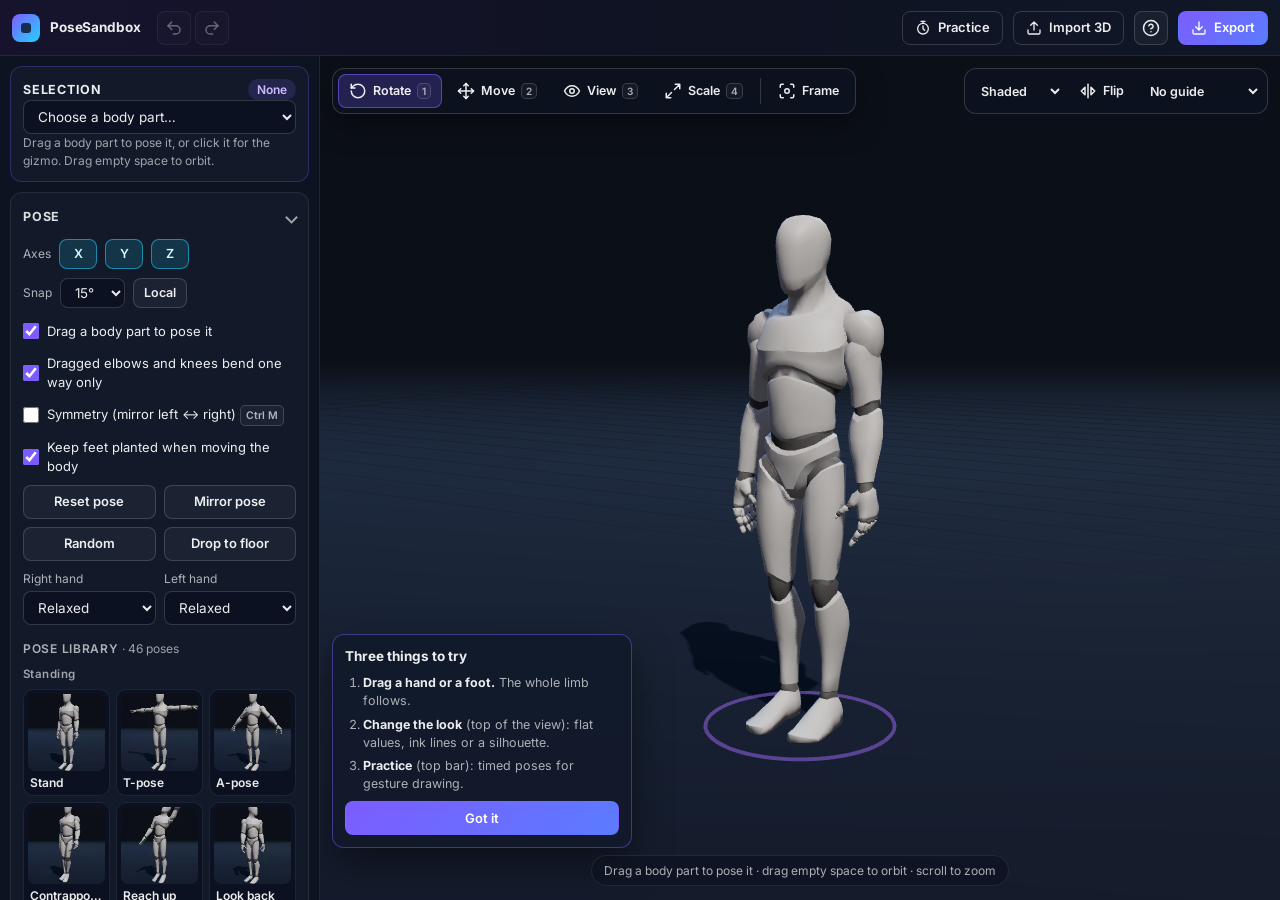
<file: app.html>
<!DOCTYPE html>
<html lang="en">
<head>
  <meta charset="UTF-8" />
  <meta name="viewport" content="width=device-width,initial-scale=1.0,viewport-fit=cover" />
  <meta name="description" content="PoseSandbox editor: pose an artist's mannequin in 3D, add props and lights, export clean PNG references." />
  <meta name="theme-color" content="#0b0f17" />
  <link rel="canonical" href="https://semo-el.github.io/PoseSandbox-V2/app.html" />
  <link rel="icon" type="image/svg+xml" href="./assets/favicon.svg" />
  <link rel="icon" type="image/png" sizes="48x48" href="./favicon.png" />
  <link rel="manifest" href="./site.webmanifest" />
  <title>PoseSandbox — Editor</title>
  <link rel="preconnect" href="https://fonts.googleapis.com" />
  <link rel="preconnect" href="https://fonts.gstatic.com" crossorigin />
  <link href="https://fonts.googleapis.com/css2?family=Inter:wght@400;500;600;700&display=swap" rel="stylesheet" />
  <link rel="stylesheet" href="./styles.css" />
  <script type="importmap">
    { "imports": { "three": "./vendor/three/three.module.js", "three/addons/": "./vendor/three/addons/" } }
  </script>
</head>
<body>
  <!-- icons: Lucide-style outlines, one family -->
  <svg width="0" height="0" style="position:absolute" aria-hidden="true">
    <defs>
      <symbol id="i-undo" viewBox="0 0 24 24"><path d="M9 14 4 9l5-5"/><path d="M4 9h10.5a5.5 5.5 0 0 1 0 11H11"/></symbol>
      <symbol id="i-redo" viewBox="0 0 24 24"><path d="m15 14 5-5-5-5"/><path d="M20 9H9.5a5.5 5.5 0 0 0 0 11H13"/></symbol>
      <symbol id="i-rotate" viewBox="0 0 24 24"><path d="M3 12a9 9 0 1 0 9-9 9.75 9.75 0 0 0-6.74 2.74L3 8"/><path d="M3 3v5h5"/></symbol>
      <symbol id="i-move" viewBox="0 0 24 24"><path d="M12 2v20M2 12h20"/><path d="m5 9-3 3 3 3M9 5l3-3 3 3M15 19l-3 3-3-3M19 9l3 3-3 3"/></symbol>
      <symbol id="i-scale" viewBox="0 0 24 24"><path d="M15 3h6v6M9 21H3v-6M21 3l-7 7M3 21l7-7"/></symbol>
      <symbol id="i-eye" viewBox="0 0 24 24"><path d="M2 12s3.5-7 10-7 10 7 10 7-3.5 7-10 7S2 12 2 12z"/><circle cx="12" cy="12" r="3"/></symbol>
      <symbol id="i-focus" viewBox="0 0 24 24"><path d="M3 7V5a2 2 0 0 1 2-2h2M17 3h2a2 2 0 0 1 2 2v2M21 17v2a2 2 0 0 1-2 2h-2M7 21H5a2 2 0 0 1-2-2v-2"/><circle cx="12" cy="12" r="3"/></symbol>
      <symbol id="i-download" viewBox="0 0 24 24"><path d="M21 15v4a2 2 0 0 1-2 2H5a2 2 0 0 1-2-2v-4"/><path d="m7 10 5 5 5-5M12 15V3"/></symbol>
      <symbol id="i-upload" viewBox="0 0 24 24"><path d="M21 15v4a2 2 0 0 1-2 2H5a2 2 0 0 1-2-2v-4"/><path d="m17 8-5-5-5 5M12 3v12"/></symbol>
      <symbol id="i-help" viewBox="0 0 24 24"><circle cx="12" cy="12" r="10"/><path d="M9.1 9a3 3 0 0 1 5.8 1c0 2-3 3-3 3M12 17h.01"/></symbol>
      <symbol id="i-bulb" viewBox="0 0 24 24"><path d="M9 18h6M10 22h4"/><path d="M12 2a7 7 0 0 0-4 12.7c.6.5 1 1.3 1 2.3h6c0-1 .4-1.8 1-2.3A7 7 0 0 0 12 2z"/></symbol>
      <symbol id="i-spot" viewBox="0 0 24 24"><path d="M9 3h6v4l3 7H6l3-7z"/><path d="M8 18l-2 3M16 18l2 3M12 18v3"/></symbol>
      <symbol id="i-trash" viewBox="0 0 24 24"><path d="M3 6h18M8 6V4h8v2M19 6l-1 14H6L5 6"/></symbol>
      <symbol id="i-copy" viewBox="0 0 24 24"><rect x="9" y="9" width="13" height="13" rx="2"/><path d="M5 15H4a2 2 0 0 1-2-2V4a2 2 0 0 1 2-2h9a2 2 0 0 1 2 2v1"/></symbol>
      <symbol id="i-x" viewBox="0 0 24 24"><path d="M18 6 6 18M6 6l12 12"/></symbol>
      <symbol id="i-flip" viewBox="0 0 24 24"><path d="M12 3v18"/><path d="M8 7 3 12l5 5V7zM16 7l5 5-5 5V7z"/></symbol>
      <symbol id="i-timer" viewBox="0 0 24 24"><circle cx="12" cy="13" r="8"/><path d="M12 9v4l2.5 2.5M9 2h6M12 2v3"/></symbol>
      <symbol id="i-pause" viewBox="0 0 24 24"><path d="M9 5v14M15 5v14"/></symbol>
      <symbol id="i-next" viewBox="0 0 24 24"><path d="m6 5 9 7-9 7zM18 5v14"/></symbol>
      <symbol id="i-prev" viewBox="0 0 24 24"><path d="m18 5-9 7 9 7zM6 5v14"/></symbol>
      <symbol id="i-link" viewBox="0 0 24 24"><path d="M10 13a5 5 0 0 0 7.5.5l3-3a5 5 0 0 0-7-7l-1.7 1.7"/><path d="M14 11a5 5 0 0 0-7.5-.5l-3 3a5 5 0 0 0 7 7l1.7-1.7"/></symbol>
      <symbol id="i-sliders" viewBox="0 0 24 24"><path d="M4 21v-7M4 10V3M12 21v-9M12 8V3M20 21v-5M20 12V3M1 14h6M9 8h6M17 16h6"/></symbol>
    </defs>
  </svg>

  <header class="topbar">
    <a class="brand" href="./index.html" aria-label="PoseSandbox home"><span class="brand__mark" aria-hidden="true"></span><span class="brand__title">PoseSandbox</span></a>
    <div class="group" role="group" aria-label="History">
      <button class="iconbtn" id="btnUndo" type="button" aria-label="Undo" title="Undo (Ctrl+Z)" disabled><svg><use href="#i-undo"/></svg></button>
      <button class="iconbtn" id="btnRedo" type="button" aria-label="Redo" title="Redo (Ctrl+Shift+Z)" disabled><svg><use href="#i-redo"/></svg></button>
    </div>
    <div class="spacer"></div>
    <button class="btn btn--ghost" id="btnPractice" type="button" title="Timed gesture practice"><svg><use href="#i-timer"/></svg><span class="lbl">Practice</span></button>
    <button class="btn btn--ghost" id="btnImport3D" type="button" title="Import a .glb or .gltf model"><svg><use href="#i-upload"/></svg><span class="lbl">Import 3D</span></button>
    <button class="iconbtn" id="btnHelp" type="button" aria-label="Help and shortcuts" title="Help (?)"><svg><use href="#i-help"/></svg></button>
    <button class="btn btn--primary" id="btnExport" type="button" title="Export PNG (Ctrl+E)"><svg><use href="#i-download"/></svg><span class="lbl">Export</span></button>
    <input id="fileModel" type="file" accept=".glb,.gltf" hidden />
  </header>

  <main class="layout">
    <aside class="panel" id="panel" aria-label="Tools">
      <button class="panel__handle" id="btnPanel" type="button" aria-expanded="false" aria-controls="panelBody"><svg><use href="#i-sliders"/></svg><span id="panelHandleText">Tools</span></button>
      <div class="panel__body" id="panelBody">

        <section class="card inspector" aria-labelledby="inspTitle">
          <div class="row row--between">
            <h2 class="card__title" id="inspTitle">Selection</h2>
            <span class="badge" id="selKind">None</span>
          </div>
          <label class="sr-only" for="jointSelect">Body part</label>
          <select id="jointSelect" class="select"></select>
          <p class="hint" id="selHint">Drag a body part to pose it, or click it for the gizmo. Drag empty space to orbit.</p>
          <div id="inspJoint" class="stack" hidden>
            <div class="row"><button class="btn" id="btnResetPart" type="button">Reset part</button><button class="btn" id="btnFocus" type="button">Focus <kbd>F</kbd></button></div>
          </div>
          <div id="inspItem" class="stack" hidden>
            <div class="row" id="propColorRow"><label class="label" for="propColor">Colour</label><input id="propColor" type="color" /></div>
            <div class="row"><button class="btn" id="btnDuplicate" type="button"><svg><use href="#i-copy"/></svg>Duplicate</button><button class="btn btn--danger" id="btnDelete" type="button"><svg><use href="#i-trash"/></svg>Delete</button></div>
            <button class="btn btn--link" id="btnLightSettings" type="button" hidden>Light settings ↓</button>
          </div>
        </section>

        <details class="card" data-key="pose" open>
          <summary>Pose</summary>
          <div class="stack">
            <div class="row" role="group" aria-label="Axis lock">
              <span class="label">Axes</span>
              <button class="chip is-on" data-axis="x" type="button" aria-pressed="true">X</button>
              <button class="chip is-on" data-axis="y" type="button" aria-pressed="true">Y</button>
              <button class="chip is-on" data-axis="z" type="button" aria-pressed="true">Z</button>
            </div>
            <div class="row">
              <label class="label" for="rotateSnap">Snap</label>
              <select id="rotateSnap" class="select select--sm"><option value="0">Off</option><option value="5">5°</option><option value="10">10°</option><option value="15" selected>15°</option><option value="45">45°</option></select>
              <button class="chip" id="btnSpace" type="button" aria-pressed="false" title="Gizmo axes follow the part (Local) or the world">Local</button>
            </div>
            <label class="toggle"><input type="checkbox" id="togGrab" checked /><span>Drag a body part to pose it</span></label>
            <label class="toggle"><input type="checkbox" id="togLimits" checked /><span>Dragged elbows and knees bend one way only</span></label>
            <label class="toggle"><input type="checkbox" id="togSym" /><span>Symmetry (mirror left ↔ right) <kbd>Ctrl M</kbd></span></label>
            <label class="toggle"><input type="checkbox" id="togPin" checked /><span>Keep feet planted when moving the body</span></label>
            <div class="grid2">
              <button class="btn" id="btnResetPose" type="button">Reset pose</button>
              <button class="btn" id="btnMirror" type="button">Mirror pose</button>
              <button class="btn" id="btnRandom" type="button">Random</button>
              <button class="btn" id="btnGround" type="button">Drop to floor</button>
            </div>
            <div class="grid2">
              <label class="field"><span class="label">Right hand</span><select id="handR" class="select" data-side="l"></select></label>
              <label class="field"><span class="label">Left hand</span><select id="handL" class="select" data-side="r"></select></label>
            </div>
            <h3 class="sub">Pose library <span class="count" id="presetCount"></span></h3>
            <div class="tiles" id="presetGrid" aria-label="Pose library"></div>
          </div>
        </details>

        <details class="card" data-key="figure">
          <summary>Figure &amp; scene</summary>
          <div class="stack">
            <div class="grid2">
              <label class="field"><span class="label">Build</span><select id="figBuild" class="select"></select></label>
              <label class="field"><span class="label">Material</span><select id="figSkin" class="select"></select></label>
            </div>
            <label class="field"><span class="label">Proportions</span><select id="figProp" class="select"></select></label>
            <details class="more">
              <summary>Adjust proportions</summary>
              <div class="stack stack--tight">
                <label class="slider"><span class="label">Head</span><input type="range" id="pr_head" min="0.7" max="2" step="0.01" /><output></output></label>
                <label class="slider"><span class="label">Torso</span><input type="range" id="pr_torso" min="0.6" max="1.3" step="0.01" /><output></output></label>
                <label class="slider"><span class="label">Arms</span><input type="range" id="pr_arms" min="0.5" max="1.3" step="0.01" /><output></output></label>
                <label class="slider"><span class="label">Legs</span><input type="range" id="pr_legs" min="0.45" max="1.35" step="0.01" /><output></output></label>
                <label class="slider"><span class="label">Bulk</span><input type="range" id="pr_bulk" min="0.7" max="1.5" step="0.01" /><output></output></label>
              </div>
            </details>
            <p class="hint" id="figCount">One figure</p>
            <div class="grid2"><button class="btn" id="btnAddFigure" type="button">Add figure</button><button class="btn btn--danger" id="btnRemoveFigure" type="button" disabled>Remove figure</button></div>
            <label class="field"><span class="label">Background</span><select id="bgTone" class="select"></select></label>
            <div class="grid2">
              <label class="toggle"><input type="checkbox" id="togGrid" checked /><span>Grid</span></label>
              <label class="toggle"><input type="checkbox" id="togFloor" checked /><span>Floor</span></label>
              <label class="toggle"><input type="checkbox" id="togHighlight" checked /><span>Highlight</span></label>
              <label class="toggle"><input type="checkbox" id="togAxes" /><span>Axes</span></label>
            </div>
            <label class="toggle"><input type="checkbox" id="togPerf" /><span>Show render stats</span></label>
          </div>
        </details>

        <details class="card" data-key="props">
          <summary>Props</summary>
          <div class="stack">
            <div class="grid3" id="propButtons"></div>
            <div class="grid2"><button class="btn" id="btnScatter" type="button">Scatter 5</button><button class="btn btn--danger" id="btnClearProps" type="button">Remove all</button></div>
          </div>
        </details>

        <details class="card" data-key="lighting" id="lightingSection">
          <summary>Lighting</summary>
          <div class="stack">
            <div class="grid2">
              <label class="field"><span class="label">Studio preset</span><select id="lightPreset" class="select"><optgroup label="Studio"><option value="studio">Studio</option><option value="flat">Flat</option><option value="moody">Moody</option><option value="rim">Rim</option><option value="sunset">Sunset</option></optgroup><optgroup label="Portrait patterns"><option value="rembrandt">Rembrandt</option><option value="loop">Loop</option><option value="butterfly">Butterfly</option><option value="split">Split</option><option value="backlit">Backlit</option><option value="under">From below</option><option value="noon">High noon</option></optgroup></select></label>
              <label class="field"><span class="label">Key from</span><select id="keyDir" class="select"><option value="front_right">Front right</option><option value="front_left">Front left</option><option value="front">Front</option><option value="left">Side left</option><option value="right">Side right</option><option value="top">Top</option><option value="back_right">Back right</option><option value="back_left">Back left</option><option value="high_side">High side</option><option value="back">Behind</option><option value="below">Below</option></select></label>
            </div>
            <div id="studioRows" class="stack stack--tight"></div>

            <h3 class="sub">Your lights</h3>
            <div class="grid2">
              <button class="btn" id="btnAddPoint" type="button"><svg><use href="#i-bulb"/></svg>Add point light</button>
              <button class="btn" id="btnAddSpot" type="button"><svg><use href="#i-spot"/></svg>Add spot light</button>
            </div>
            <ul class="list" id="lightList" aria-label="Your lights"></ul>
            <div id="lightEditor" class="stack editor" hidden>
              <div class="row row--between"><strong id="leTitle">Light</strong><span class="hint">Move <kbd>2</kbd> places it · Rotate <kbd>1</kbd> aims a spot</span></div>
              <div class="row"><label class="label" for="leColor">Colour</label><input type="color" id="leColor" /></div>
              <label class="slider"><span class="label">Brightness</span><input type="range" id="leIntensity" min="0" max="80" step="0.5" /><output id="leIntensityOut"></output></label>
              <label class="slider"><span class="label">Range</span><input type="range" id="leRange" min="0" max="20" step="0.1" /><output id="leRangeOut"></output></label>
              <label class="slider" data-spot><span class="label">Cone</span><input type="range" id="leAngle" min="3" max="85" step="1" /><output id="leAngleOut"></output></label>
              <label class="slider" data-spot><span class="label">Softness</span><input type="range" id="lePenumbra" min="0" max="1" step="0.01" /><output id="lePenumbraOut"></output></label>
              <div class="grid2">
                <label class="toggle"><input type="checkbox" id="leShadow" /><span>Cast shadows</span></label>
                <label class="toggle"><input type="checkbox" id="leBulb" /><span>Show bulb</span></label>
              </div>
              <div class="grid2"><button class="btn" id="leAim" type="button">Aim at figure</button><button class="btn btn--danger" id="leDelete" type="button"><svg><use href="#i-trash"/></svg>Delete light</button></div>
            </div>
          </div>
        </details>

        <details class="card" data-key="camera">
          <summary>Camera</summary>
          <div class="stack">
            <label class="slider"><span class="label">Lens</span><input type="range" id="lens" min="18" max="135" step="1" value="35" /><output id="lensOut">35 mm</output></label>
            <div class="grid3" id="viewButtons">
              <button class="btn" data-view="front" type="button">Front</button><button class="btn" data-view="left" type="button">Left</button><button class="btn" data-view="right" type="button">Right</button>
              <button class="btn" data-view="back" type="button">Back</button><button class="btn" data-view="top" type="button">Top</button><button class="btn" data-view="threequarter" type="button">¾ view</button>
            </div>
            <button class="btn" id="btnFrame" type="button">Frame the figure</button>
          </div>
        </details>

        <details class="card" data-key="reference">
          <summary>Reference image</summary>
          <div class="stack">
            <p class="hint">Pin a photo or sketch to the camera and match the pose to it. You can also drop an image on the view.</p>
            <div class="grid2"><button class="btn" id="btnRefLoad" type="button">Load image</button><button class="btn" id="btnRefClear" type="button">Clear</button></div>
            <input id="fileRef" type="file" accept="image/*" hidden />
            <div class="grid2">
              <label class="toggle"><input type="checkbox" id="refShow" /><span>Show</span></label>
              <label class="toggle"><input type="checkbox" id="refBehind" /><span>Behind figure</span></label>
              <label class="toggle"><input type="checkbox" id="refFlip" /><span>Flip</span></label>
            </div>
            <label class="slider"><span class="label">Opacity</span><input type="range" id="refOpacity" min="0.05" max="1" step="0.01" /><output></output></label>
            <label class="slider"><span class="label">Size</span><input type="range" id="refSize" min="0.1" max="1.6" step="0.01" /><output></output></label>
            <label class="slider"><span class="label">Offset X</span><input type="range" id="refOffsetX" min="-1" max="1" step="0.01" /><output></output></label>
            <label class="slider"><span class="label">Offset Y</span><input type="range" id="refOffsetY" min="-0.6" max="0.6" step="0.01" /><output></output></label>
          </div>
        </details>

        <details class="card" data-key="gallery">
          <summary>Saved poses</summary>
          <div class="stack">
            <label class="field"><span class="label">Notes (saved with the pose)</span><textarea id="poseNotes" class="textarea" rows="2" placeholder="e.g. hero pose, low angle"></textarea></label>
            <button class="btn btn--primary" id="btnSaveGallery" type="button">Save to gallery <kbd>Ctrl S</kbd></button>
            <div class="grid2"><button class="btn" id="btnSaveFile" type="button">Save file (.json)</button><button class="btn" id="btnOpenFile" type="button">Open files</button></div>
            <button class="btn" id="btnShare" type="button" title="The whole scene, packed into a link"><svg><use href="#i-link"/></svg>Copy a link to this scene</button>
            <input id="filePose" type="file" accept=".json,application/json" multiple hidden />
            <div class="tiles" id="poseGallery" aria-label="Saved poses"></div>
            <div class="grid3"><button class="btn" id="btnRename" type="button">Rename</button><button class="btn" id="btnDeletePose" type="button">Delete</button><button class="btn" id="btnExportGallery" type="button">Export all</button></div>
            <button class="btn btn--danger" id="btnClearGallery" type="button">Delete all saved poses</button>
          </div>
        </details>
      </div>
    </aside>

    <section class="viewport" id="viewport" aria-label="3D view">
      <canvas id="c" aria-label="3D posing view"></canvas>
      <div class="vbar" role="toolbar" aria-label="Tools">
        <button class="vbtn is-on" data-mode="rotate" type="button" aria-pressed="true" title="Rotate (1)"><svg><use href="#i-rotate"/></svg><span>Rotate</span><kbd>1</kbd></button>
        <button class="vbtn" data-mode="move" type="button" aria-pressed="false" title="Move (2) — drag a hand or foot and the limb follows"><svg><use href="#i-move"/></svg><span>Move</span><kbd>2</kbd></button>
        <button class="vbtn" data-mode="view" type="button" aria-pressed="false" title="View only (3) — no gizmo"><svg><use href="#i-eye"/></svg><span>View</span><kbd>3</kbd></button>
        <button class="vbtn" data-mode="scale" type="button" aria-pressed="false" title="Scale (4)"><svg><use href="#i-scale"/></svg><span>Scale</span><kbd>4</kbd></button>
        <span class="vsep" aria-hidden="true"></span>
        <button class="vbtn" id="btnFocusBar" type="button" title="Frame selection (F)"><svg><use href="#i-focus"/></svg><span>Frame</span></button>
      </div>
      <div class="vopts" role="group" aria-label="Picture">
        <label class="sr-only" for="lookSelect">Look</label>
        <select id="lookSelect" class="select select--sm" title="How the picture is drawn (L)"></select>
        <button class="vbtn" id="btnFlip" type="button" aria-pressed="false" title="Flip the view left ↔ right (H)"><svg><use href="#i-flip"/></svg><span>Flip</span></button>
        <label class="sr-only" for="guideSelect">Framing guide</label>
        <select id="guideSelect" class="select select--sm" title="Framing guide — Export crops to it"></select>
      </div>
      <div class="guide" id="guide" hidden></div>
      <div class="practice" id="practice" hidden>
        <div class="practice__clock" aria-hidden="true"><svg viewBox="0 0 36 36"><circle class="track" cx="18" cy="18" r="15.915"/><circle id="prRing" cx="18" cy="18" r="15.915" pathLength="100"/></svg></div>
        <div class="practice__text"><strong id="prTime" role="timer">0:30</strong><span id="prCount">1 / 10</span></div>
        <button class="iconbtn" id="prPrev" type="button" aria-label="Previous pose" title="Previous pose (←)"><svg><use href="#i-prev"/></svg></button>
        <button class="iconbtn" id="prPause" type="button" aria-label="Pause" aria-pressed="false" title="Pause (Space)"><svg><use href="#i-pause"/></svg></button>
        <button class="iconbtn" id="prNext" type="button" aria-label="Next pose" title="Next pose (→)"><svg><use href="#i-next"/></svg></button>
        <button class="btn" id="prExit" type="button" title="End practice (Esc)">End</button>
      </div>
      <aside class="tips" id="tips" hidden aria-label="First steps">
        <strong>Three things to try</strong>
        <ol>
          <li><b>Drag a hand or a foot.</b> The whole limb follows.</li>
          <li><b>Change the look</b> (top of the view): flat values, ink lines or a silhouette.</li>
          <li><b>Practice</b> (top bar): timed poses for gesture drawing.</li>
        </ol>
        <button class="btn btn--primary" id="btnTips" type="button">Got it</button>
      </aside>
      <p class="vhint" id="vhint">Drag a body part to pose it · drag empty space to orbit · scroll to zoom</p>
      <div class="perf" id="perf" hidden></div>
      <div class="toast" id="toast" role="status" aria-live="polite"></div>
      <div class="dropzone" id="dropzone" hidden>Drop an image (reference), a pose .json or a .glb model</div>
    </section>
  </main>

  <dialog id="exportDialog" aria-labelledby="exportTitle">
    <form method="dialog" class="dialog">
      <div class="row row--between"><h2 id="exportTitle">Export PNG</h2><button class="iconbtn" value="cancel" aria-label="Close"><svg><use href="#i-x"/></svg></button></div>
      <fieldset class="seg"><legend class="label">Size</legend>
        <label><input type="radio" name="scale" value="1" /><span>1×</span></label>
        <label><input type="radio" name="scale" value="2" checked /><span>2×</span></label>
        <label><input type="radio" name="scale" value="4" /><span>4×</span></label>
      </fieldset>
      <p class="hint" id="exportSize"></p>
      <fieldset class="stack stack--tight"><legend class="label">Include</legend>
        <label class="toggle"><input type="checkbox" name="transparent" /><span>Transparent background (figure + shadow only)</span></label>
        <label class="toggle"><input type="checkbox" name="floor" checked /><span>Floor and shadows</span></label>
        <label class="toggle"><input type="checkbox" name="grid" /><span>Grid</span></label>
        <label class="toggle"><input type="checkbox" name="reference" /><span>Reference image</span></label>
      </fieldset>
      <p class="hint">The gizmo, highlights and light bulbs are never included.</p>
      <div class="row row--end">
        <button class="btn" type="button" id="btnTurntable" title="A 6-second video: the camera goes once around the scene"><svg><use href="#i-rotate"/></svg>Turntable video</button>
        <button class="btn" type="button" id="btnCopyPng"><svg><use href="#i-copy"/></svg>Copy</button>
        <button class="btn btn--primary" type="button" id="btnDownloadPng"><svg><use href="#i-download"/></svg>Download PNG</button>
      </div>
    </form>
  </dialog>

  <dialog id="practiceDialog" aria-labelledby="practiceTitle">
    <form method="dialog" class="dialog">
      <div class="row row--between"><h2 id="practiceTitle">Gesture practice</h2><button class="iconbtn" value="cancel" aria-label="Close"><svg><use href="#i-x"/></svg></button></div>
      <p class="hint">A new pose on a timer, like a life-drawing warm-up. Draw fast, don't finish. Your scene comes back when you end.</p>
      <fieldset class="seg"><legend class="label">Time per pose</legend>
        <label><input type="radio" name="seconds" value="30" /><span>30 s</span></label>
        <label><input type="radio" name="seconds" value="60" checked /><span>1 min</span></label>
        <label><input type="radio" name="seconds" value="120" /><span>2 min</span></label>
        <label><input type="radio" name="seconds" value="300" /><span>5 min</span></label>
      </fieldset>
      <fieldset class="seg"><legend class="label">Poses</legend>
        <label><input type="radio" name="count" value="5" /><span>5</span></label>
        <label><input type="radio" name="count" value="10" checked /><span>10</span></label>
        <label><input type="radio" name="count" value="20" /><span>20</span></label>
        <label><input type="radio" name="count" value="0" /><span>No end</span></label>
      </fieldset>
      <fieldset class="seg"><legend class="label">From</legend>
        <label><input type="radio" name="source" value="library" checked /><span>Pose library</span></label>
        <label><input type="radio" name="source" value="saved" /><span>My saved poses</span></label>
      </fieldset>
      <label class="toggle"><input type="checkbox" name="angles" checked /><span>A new camera angle for every pose</span></label>
      <label class="toggle"><input type="checkbox" name="sound" checked /><span>Soft chime when the pose changes</span></label>
      <div class="row row--end"><button class="btn btn--primary" type="button" id="btnPracticeStart"><svg><use href="#i-timer"/></svg>Start</button></div>
    </form>
  </dialog>

  <dialog id="helpDialog" aria-labelledby="helpTitle">
    <div class="dialog">
      <div class="row row--between"><h2 id="helpTitle">How it works</h2><form method="dialog"><button class="iconbtn" aria-label="Close"><svg><use href="#i-x"/></svg></button></form></div>
      <ul class="helplist">
        <li><b>Drag a body part</b> to pose it: a hand or foot pulls the whole limb, the pelvis moves the body over planted feet, the floor ring slides the figure, anything else swings about its joint.</li>
        <li><b>Click</b> a body part, prop or light to select it. <b>Drag empty space</b> to orbit, <b>right-drag</b> to pan, <b>scroll</b> to zoom.</li>
        <li><b>Add figure</b> (Figure &amp; scene) puts another mannequin in the scene; each has its own pose, build and material.</li>
        <li><b>Rotate</b> turns the selected joint. <b>Move</b> on a hand or foot bends the whole limb (IK); on the body it moves the hips with the feet planted; the ring on the floor moves the whole figure.</li>
        <li>Add <b>point and spot lights</b> in Lighting, then place them with Move and aim spots with Rotate.</li>
        <li><b>Look</b> (top right) redraws the picture as flat <b>Values</b>, <b>Ink</b> line art or a <b>Silhouette</b>; <b>Flip</b> mirrors the view; a <b>framing guide</b> shows the crop.</li>
        <li><b>Practice</b> (top bar) runs timed gesture drawing: a new pose and camera angle every 30 seconds to 5 minutes. <kbd>Space</kbd> pauses, <kbd>←</kbd> <kbd>→</kbd> step, <kbd>Esc</kbd> ends.</li>
        <li><b>Turntable video</b> (in Export) records the camera going once around the scene, in the current look.</li>
        <li><b>Export</b> gives a clean PNG (no gizmo) of what you see — look, flip and crop included — at 1×, 2× or 4×, optionally transparent.</li>
      </ul>
      <table class="keys">
        <tr><td><kbd>1</kbd> <kbd>2</kbd> <kbd>3</kbd> <kbd>4</kbd></td><td>Rotate · Move · View · Scale</td></tr>
        <tr><td><kbd>Ctrl Z</kbd> / <kbd>Ctrl Shift Z</kbd></td><td>Undo / redo</td></tr>
        <tr><td><kbd>F</kbd></td><td>Frame the selection</td></tr>
        <tr><td><kbd>L</kbd> · <kbd>H</kbd></td><td>Next look · Flip the view</td></tr>
        <tr><td><kbd>[</kbd> <kbd>]</kbd></td><td>Select the parent / child joint</td></tr>
        <tr><td><kbd>Ctrl M</kbd></td><td>Symmetry on/off</td></tr>
        <tr><td><kbd>Ctrl D</kbd></td><td>Duplicate the figure, prop or light</td></tr>
        <tr><td><kbd>Delete</kbd></td><td>Delete prop, light or model (a figure: select its floor ring)</td></tr>
        <tr><td><kbd>Ctrl S</kbd> · <kbd>Ctrl E</kbd></td><td>Save to gallery · Export</td></tr>
        <tr><td><kbd>Esc</kbd></td><td>Deselect</td></tr>
      </table>
      <p class="hint">Your work is kept in this browser between visits. Use “Save file” or “Export all” for a backup, or “Copy a link” to send a scene to someone.</p>
    </div>
  </dialog>

  <div class="fatal" id="fatal" hidden><h2>Something went wrong</h2><pre id="fatalText"></pre><p>Try a reload. If it keeps happening, your browser may not support WebGL.</p></div>

  <script type="module" src="./app.js"></script>
</body>
</html>
</file>
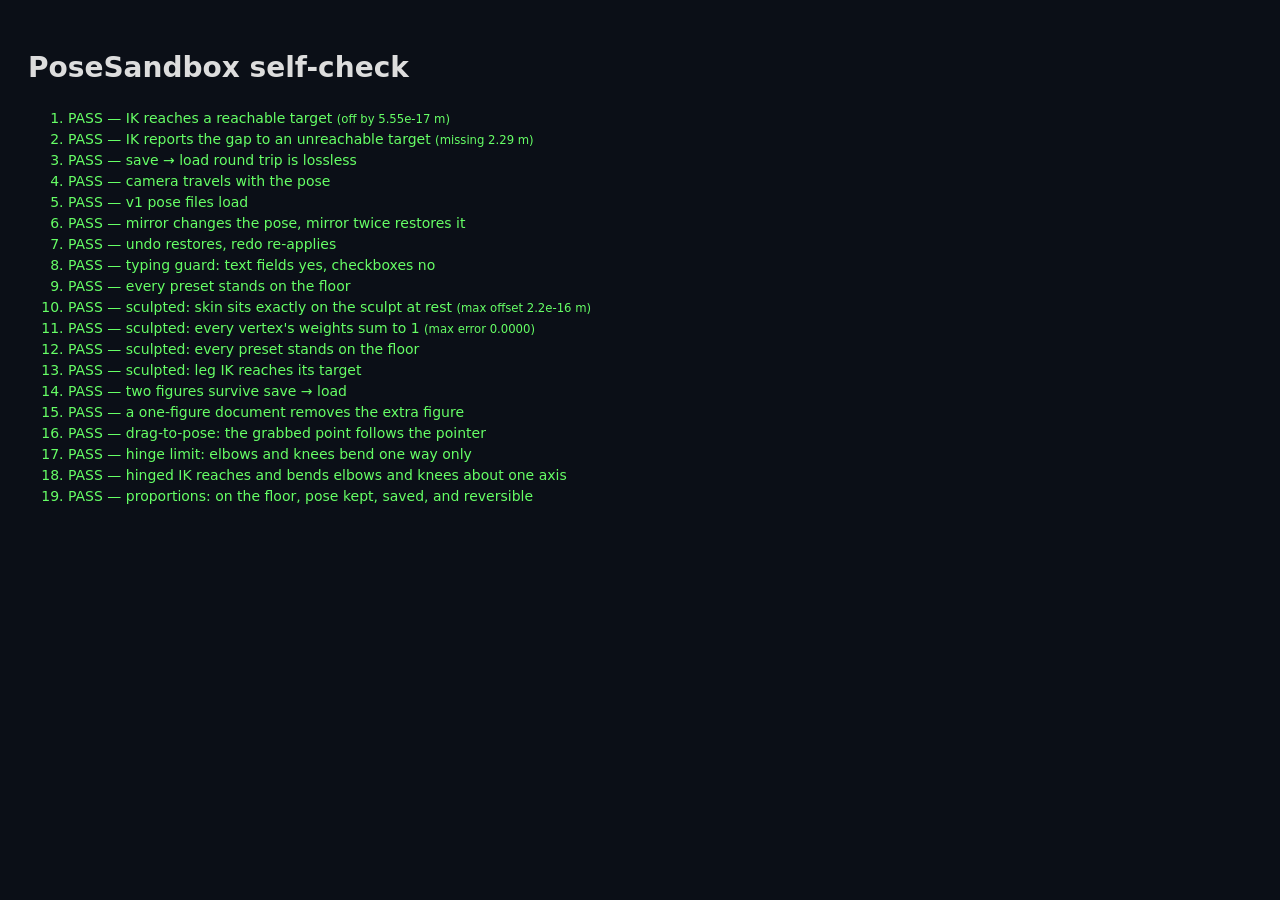
<file: tests/selfcheck.html>
<!DOCTYPE html>
<!-- Self-checks for the editor's logic. Open it from a local server; the page title ends in PASS or FAIL. -->
<html lang="en"><head><meta charset="utf-8"><title>PoseSandbox self-check</title>
<script type="importmap">{"imports":{"three":"../vendor/three/three.module.js","three/addons/":"../vendor/three/addons/"}}</script>
<style>body{font:14px/1.5 system-ui;background:#0b0f17;color:#ddd;padding:20px}.ok{color:#6f6}.bad{color:#f66}</style></head>
<body><h1>PoseSandbox self-check</h1><ol id="out"></ol>
<script type="module">
import * as THREE from "three";
import { Mannequin, CHAINS, PROPORTIONS, loadSculpt } from "../character/character.js";
import { createWorld, createProp } from "../core/world.js";
import { createHistory } from "../core/history.js";
import { isTypingTarget } from "../core/helpers.js";
import { createCustomLight } from "../lights/custom-lights.js";
import { solveTwoBone, aim, clampHinge } from "../controls/ik.js";
import { serializeScene, applyScene, mirrorPose } from "../poses/pose-io.js";
import { PRESETS, applyPreset } from "../poses/presets.js";

const results = [];
const check = (name, ok, detail = "") => results.push({ name, ok: !!ok, detail });
const rig = () => {
  const scene = new THREE.Scene();
  const figure = new Mannequin(scene).create();
  const world = createWorld(scene);
  let cam = { position: [1, 1, 1], target: [0, 1, 0], fov: 40 };
  const figures = [figure];
  const addFigure = () => { const f = new Mannequin(scene).create(); figures.push(f); return f; };
  const removeFigure = (f) => { figures.splice(figures.indexOf(f), 1); f.dispose(); };
  return { scene, figure, world, ctx: { figure, figures, addFigure, removeFigure, world, cameraState: () => cam, setCameraState: (c) => (cam = c) } };
};
const json = (ctx) => JSON.stringify(serializeScene(ctx, { camera: false }));

// 1 · IK puts the hand on a reachable target, and stops short (straight arm) on an unreachable one
{
  const { figure } = rig();
  const [a, b, c] = CHAINS.l_arm.map((n) => figure.joint(n));
  const target = new THREE.Vector3(-0.25, 1.35, 0.35);
  const miss = solveTwoBone(a, b, c, target, new THREE.Vector3(0, 0, -1));
  const got = c.getWorldPosition(new THREE.Vector3());
  check("IK reaches a reachable target", miss === 0 && got.distanceTo(target) < 1e-3, `off by ${got.distanceTo(target).toExponential(2)} m`);
  const far = new THREE.Vector3(-3, 1.4, 0);
  const miss2 = solveTwoBone(a, b, c, far, new THREE.Vector3(0, 0, -1));
  check("IK reports the gap to an unreachable target", miss2 > 2, `missing ${miss2.toFixed(2)} m`);
}

// 2 · save → load gives the same document (joints, moves, scales, props, lights)
{
  const A = rig();
  applyPreset(A.figure, PRESETS.find((p) => p.id === "run"));
  A.figure.joint("head").userData.segment.scale.set(1.2, 1.2, 1.2);
  A.world.add(createProp("block", { color: "#ff0000" })).position.set(0.5, 0, 0.4);
  A.world.add(createCustomLight("spot", { intensity: 30, angle: 20 })).position.set(-1, 2, 1);
  const doc = serializeScene(A.ctx, { camera: true, notes: "hi" });
  const B = rig();
  applyScene(JSON.parse(JSON.stringify(doc)), B.ctx);
  const ja = json(A.ctx), jb = json(B.ctx), at = [...ja].findIndex((ch, i) => ch !== jb[i]);
  check("save → load round trip is lossless", ja === jb, at < 0 ? "" : `first difference: …${ja.slice(at - 40, at + 30)}… vs …${jb.slice(at - 40, at + 30)}…`);
  check("camera travels with the pose", B.ctx.cameraState().fov === 40);
}

// 3 · a v1 file (bare quaternions per joint, as in the Starter Pack) still loads
{
  const { figure, ctx } = rig();
  const q = new THREE.Quaternion().setFromEuler(new THREE.Euler(-1, 0, 0));
  applyScene({ version: 1, joints: { l_elbow: q.toArray(), char_root: [0, 0, 0, 1] }, props: [{ type: "sphere", position: [1, 0, 0] }] }, ctx);
  check("v1 pose files load", figure.joint("l_elbow").quaternion.angleTo(q) < 1e-6 && ctx.world.live("prop").length === 1);
}

// 4 · mirroring twice gives the original pose back
{
  const { ctx } = rig();
  applyPreset(ctx.figure, PRESETS.find((p) => p.id === "point"));
  const before = json(ctx);
  mirrorPose(ctx.figure); const once = json(ctx);
  mirrorPose(ctx.figure);
  check("mirror changes the pose, mirror twice restores it", once !== before && json(ctx) === before);
}

// 5 · undo / redo
{
  const { ctx } = rig();
  const h = createHistory({ capture: () => json(ctx), restore: (s) => applyScene(JSON.parse(s), ctx, { camera: false }) });
  const start = json(ctx);
  ctx.figure.joint("r_knee").rotation.x = 1; h.commit();
  const bent = json(ctx);
  h.undo();
  const undone = json(ctx);
  h.redo();
  check("undo restores, redo re-applies", undone === start && json(ctx) === bent && !h.canRedo());
}

// 6 · shortcuts are ignored while typing
{
  const ta = document.createElement("textarea"), cb = Object.assign(document.createElement("input"), { type: "checkbox" }), tx = document.createElement("input");
  check("typing guard: text fields yes, checkboxes no", isTypingTarget(ta) && isTypingTarget(tx) && !isTypingTarget(cb));
}

// 7 · presets land on the floor
{
  const { figure } = rig();
  const bad = [];
  for (const p of PRESETS) {
    applyPreset(figure, p);
    figure.root.updateMatrixWorld(true);
    const box = new THREE.Box3();
    figure.root.traverse((o) => { if (o.isMesh && !o.userData.helper) box.expandByObject(o, true); });
    const want = p.lift || 0;
    if (Math.abs(box.min.y - want) > 1e-3) bad.push(`${p.id} ${box.min.y.toFixed(3)}`);
  }
  check("every preset stands on the floor", !bad.length, bad.join(", "));
}

// 8 · the sculpted rig: bound exactly at rest, weights sum to 1, poses stay on the floor, IK still reaches
{
  await loadSculpt("../assets/models/mannequin.glb");
  const scene = new THREE.Scene();
  const fig = new Mannequin(scene).create("sculpted");
  const mesh = fig.skinned, pos = mesh.geometry.attributes.position, sw = mesh.geometry.attributes.skinWeight;
  fig.root.updateMatrixWorld(true);
  let worst = 0, sumOff = 0;
  const v = new THREE.Vector3(), r = new THREE.Vector3();
  for (let i = 0; i < pos.count; i += 37) {
    mesh.getVertexPosition(i, v);
    worst = Math.max(worst, v.distanceTo(r.fromBufferAttribute(pos, i)));
    sumOff = Math.max(sumOff, Math.abs(sw.getX(i) + sw.getY(i) + sw.getZ(i) + sw.getW(i) - 1));
  }
  check("sculpted: skin sits exactly on the sculpt at rest", worst < 1e-5, `max offset ${worst.toExponential(1)} m`);
  check("sculpted: every vertex's weights sum to 1", sumOff < 1e-3, `max error ${sumOff.toFixed(4)}`);
  const bad = [];
  for (const p of PRESETS) {
    applyPreset(fig, p);
    fig.root.updateMatrixWorld(true);
    const box = new THREE.Box3().expandByObject(mesh, true);
    if (Math.abs(box.min.y - (p.lift || 0)) > 2e-3) bad.push(`${p.id} ${box.min.y.toFixed(3)}`);
  }
  check("sculpted: every preset stands on the floor", !bad.length, bad.join(", "));
  fig.resetPose();
  const [a, b, c] = CHAINS.r_leg.map((n) => fig.joint(n));
  const target = c.getWorldPosition(new THREE.Vector3()).add(new THREE.Vector3(0, 0.25, 0.2));
  solveTwoBone(a, b, c, target, new THREE.Vector3(0, 0, 1));
  check("sculpted: leg IK reaches its target", c.getWorldPosition(new THREE.Vector3()).distanceTo(target) < 1e-3);
}

// 9 · several figures: each keeps its own pose through save → load, and a one-figure document sends the others away
{
  const A = rig();
  const solo = json(A.ctx);
  const second = A.ctx.addFigure();
  applyPreset(second, PRESETS.find((p) => p.id === "sit"));
  second.root.position.x = 0.9;
  second.setSkin("wood");
  const doc = serializeScene(A.ctx, { camera: false });
  const B = rig();
  applyScene(JSON.parse(JSON.stringify(doc)), B.ctx);
  check("two figures survive save → load", B.ctx.figures.length === 2 && json(A.ctx) === json(B.ctx) && B.ctx.figures[1].skin === "wood" && B.scene.children.includes(B.ctx.figures[1].root));
  applyScene(JSON.parse(solo), B.ctx);
  check("a one-figure document removes the extra figure", B.ctx.figures.length === 1 && json(B.ctx) === solo && B.scene.children.filter((o) => o.name === "char_root").length === 1);
}

// 10 · dragging a part swings it about its joint so the grabbed point lands under the pointer
{
  const { figure } = rig();
  const j = figure.joint("l_shoulder");
  figure.root.updateMatrixWorld(true);
  const pivot = j.getWorldPosition(new THREE.Vector3());
  const grabbed = pivot.clone().add(new THREE.Vector3(0, -0.2, 0)), local = j.worldToLocal(grabbed.clone());
  const to = pivot.clone().add(new THREE.Vector3(-0.2, 0, 0.05));
  aim(j, pivot, grabbed, to);
  const now = j.localToWorld(local.clone()).sub(pivot).normalize(), want = to.clone().sub(pivot).normalize();
  check("drag-to-pose: the grabbed point follows the pointer", now.distanceTo(want) < 1e-4);
}

// 11 · a dragged elbow stays a hinge: no twist, no bending backwards, never past 150 degrees
{
  const q = new THREE.Quaternion().setFromEuler(new THREE.Euler(-3, 0.6, 0.3));
  clampHinge(q, -2.62, 0.05);
  const back = clampHinge(new THREE.Quaternion().setFromEuler(new THREE.Euler(0.9, 0, 0)), -2.62, 0.05);
  const fine = clampHinge(new THREE.Quaternion().setFromEuler(new THREE.Euler(-1.2, 0, 0)), -2.62, 0.05);
  const ang = (x) => 2 * Math.atan2(x.x, x.w);
  check("hinge limit: elbows and knees bend one way only", q.y === 0 && q.z === 0 && Math.abs(ang(q) + 2.62) < 1e-6 && Math.abs(ang(back) - 0.05) < 1e-6 && Math.abs(ang(fine) + 1.2) < 1e-6);
}

// 12 · IK with hinges: the hand still lands on the target, and the elbow and knee turn about X only, the right way
{
  const { figure } = rig();
  const bad = [];
  for (const [chain, sign, off] of [["l_arm", -1, [-0.2, 0.3, 0.3]], ["r_arm", -1, [0.25, 0.5, -0.1]], ["l_leg", 1, [-0.1, 0.3, 0.25]], ["r_leg", 1, [0.2, 0.2, -0.2]]]) {
    const [a, b, c] = CHAINS[chain].map((n) => figure.joint(n));
    const target = c.getWorldPosition(new THREE.Vector3()).add(new THREE.Vector3(...off));
    solveTwoBone(a, b, c, target, new THREE.Vector3(0, 0, sign), sign);
    const q = b.quaternion, miss = c.getWorldPosition(new THREE.Vector3()).distanceTo(target);
    if (miss > 1e-3 || Math.abs(q.y) > 0.02 || Math.abs(q.z) > 0.02 || q.x * q.w * sign <= 0) bad.push(`${chain}: off ${miss.toExponential(1)}, q ${q.toArray().map((v) => v.toFixed(3))}`);
  }
  check("hinged IK reaches and bends elbows and knees about one axis", !bad.length, bad.join("; "));
}

// 13 · proportions: every preset body stands on the floor at rest, keeps its pose, survives save → load, and
//      going back to Standard gives the standard figure back exactly
{
  const A = rig(), fig = A.figure, bad = [];
  const standard = json(A.ctx);
  applyPreset(fig, PRESETS.find((p) => p.id === "walk"));
  const walk = fig.joint("l_hip").quaternion.clone();
  for (const [k, P] of Object.entries(PROPORTIONS)) {
    fig.setProportions(P);
    if (fig.joint("l_hip").quaternion.angleTo(walk) > 1e-6) bad.push(k + " lost the pose");
    const keep = fig.capture();
    fig.resetPose();
    fig.root.updateMatrixWorld(true);
    const box = new THREE.Box3();
    fig.root.traverse((o) => { if (o.isMesh && !o.userData.helper) box.expandByObject(o, true); });
    if (Math.abs(box.min.y) > 0.012) bad.push(`${k} rests ${box.min.y.toFixed(3)} off the floor`);
    fig.restore(keep);
  }
  const B = rig();
  applyScene(JSON.parse(JSON.stringify(serializeScene(A.ctx, { camera: false }))), B.ctx);
  if (json(A.ctx) !== json(B.ctx) || Math.abs(B.figure.proportions.head - PROPORTIONS.chibi.head) > 1e-9) bad.push("save → load changed it");
  fig.setProportions(PROPORTIONS.standard);
  fig.resetPose();
  if (json(A.ctx) !== standard) bad.push("Standard is not the standard figure any more");
  check("proportions: on the floor, pose kept, saved, and reversible", !bad.length, bad.join("; "));
}

const out = document.getElementById("out");
for (const r of results) out.insertAdjacentHTML("beforeend", `<li class="${r.ok ? "ok" : "bad"}">${r.ok ? "PASS" : "FAIL"} — ${r.name} ${r.detail ? `<small>(${r.detail})</small>` : ""}</li>`);
const pass = results.every((r) => r.ok);
document.title = `PoseSandbox self-check: ${results.filter((r) => r.ok).length}/${results.length} ${pass ? "PASS" : "FAIL"}`;
window.__result = { pass, results };
</script></body></html>
</file>
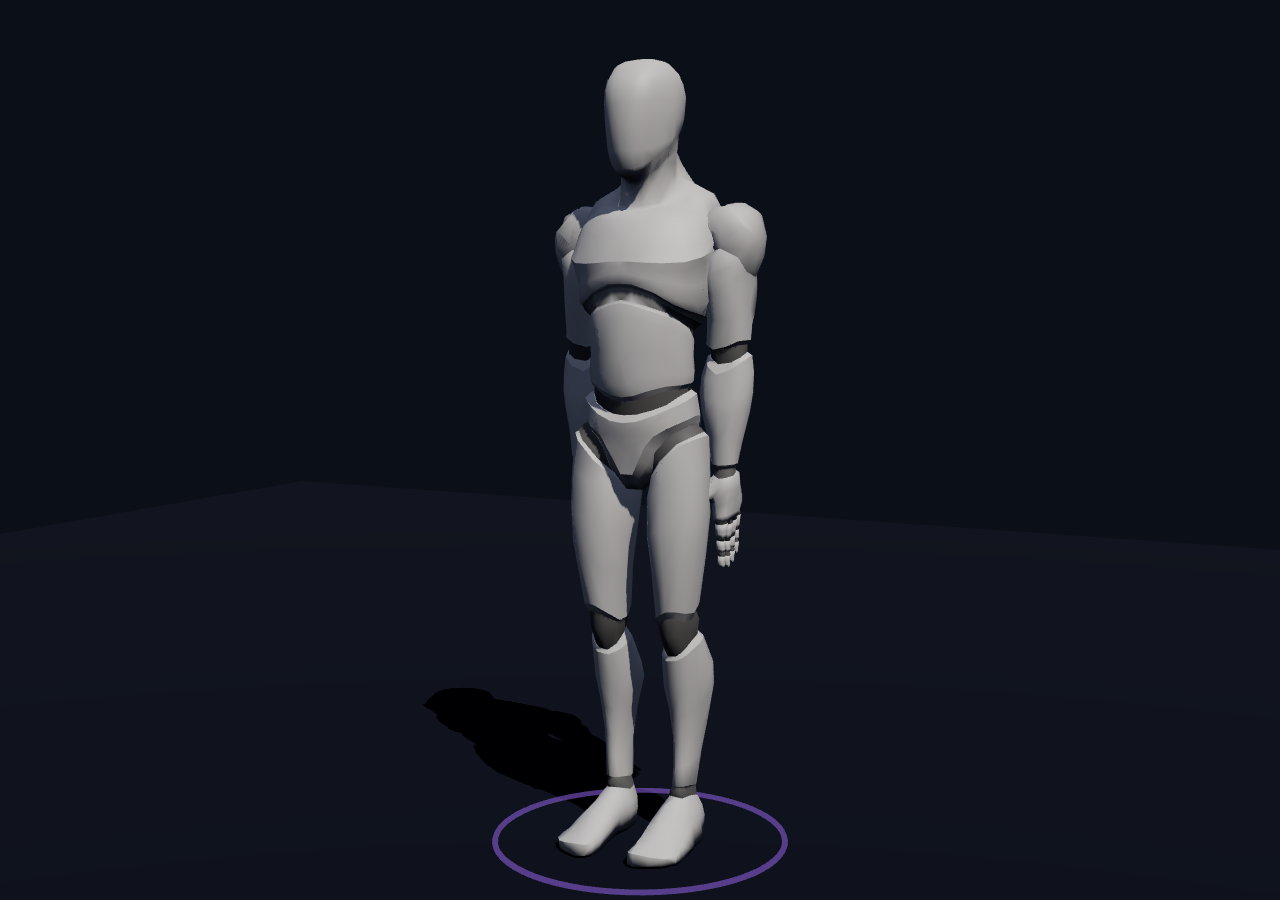
<file: tests/viewer.html>
<!DOCTYPE html>
<!-- dev viewer: the mannequin alone, ?pose=a|t -->
<html><head><meta charset="utf-8"><style>html,body{margin:0;height:100%;background:#0b0f17}canvas{display:block;width:100%;height:100%}</style>
<script type="importmap">{"imports":{"three":"../vendor/three/three.module.js","three/addons/":"../vendor/three/addons/"}}</script></head>
<body><canvas id="c"></canvas>
<script type="module">
import * as THREE from "three";
import { Mannequin, loadSculpt } from "../character/character.js";
const q = new URLSearchParams(location.search);
const canvas = document.getElementById("c");
const r = new THREE.WebGLRenderer({ canvas, antialias: true });
r.setSize(innerWidth, innerHeight, false); r.shadowMap.enabled = true; r.toneMapping = THREE.ACESFilmicToneMapping;
const scene = new THREE.Scene(); scene.background = new THREE.Color(0x0b0f17);
const cam = new THREE.PerspectiveCamera(32, innerWidth / innerHeight, 0.05, 100);
const view = (q.get("view") || "1.6,1.3,3.2").split(",").map(Number); cam.position.set(...view); cam.lookAt(...(q.get("look") || `0,${q.get("ty") || 0.92},0`).split(",").map(Number));
scene.add(new THREE.HemisphereLight(0xbcd0ff, 0x20242c, 0.9));
const key = new THREE.DirectionalLight(0xffffff, 2.2); key.position.set(2.5, 4, 2); key.castShadow = true; key.shadow.mapSize.set(2048, 2048);
Object.assign(key.shadow.camera, { left: -2, right: 2, top: 2, bottom: -2 }); scene.add(key);
const floor = new THREE.Mesh(new THREE.PlaneGeometry(10, 10), new THREE.MeshStandardMaterial({ color: 0x161c2a })); floor.rotation.x = -Math.PI / 2; floor.receiveShadow = true; scene.add(floor);
const build = q.get("build") || "sculpted";
if (build === "sculpted") await loadSculpt(q.get("src") || "../assets/models/mannequin.glb");
const m = new Mannequin(scene).create(build);
if (q.get("skin")) m.setSkin(q.get("skin"));
if (q.get("pose") === "t") { m.joint("l_shoulder").rotation.z = -Math.PI / 2; m.joint("r_shoulder").rotation.z = Math.PI / 2; }
if (q.get("preset")) { const { PRESETS, applyPreset } = await import("../poses/presets.js"); applyPreset(m, PRESETS.find((p) => p.id === q.get("preset"))); }
if (q.get("hand")) { const { applyHandPose } = await import("../poses/hands.js"); applyHandPose(m, "l", q.get("hand")); applyHandPose(m, "r", q.get("hand")); }
window.M = m; window.render = () => r.render(scene, cam); render();
</script></body></html>
</file>
<file: styles.css>
/* styles.css — PoseSandbox editor */
:root {
  --bg: #0b0f17;
  --surface: #121a2a;
  --surface2: #172136;
  --line: rgba(255, 255, 255, 0.08);
  --line2: rgba(255, 255, 255, 0.16);
  --text: rgba(255, 255, 255, 0.92);
  --muted: rgba(255, 255, 255, 0.66);
  --faint: rgba(255, 255, 255, 0.6);
  --accent: #7c5cff;
  --accent2: #24d2ff;
  --danger: #ff6b86;
  --r: 10px;
  --font: "Inter", system-ui, -apple-system, "Segoe UI", Roboto, sans-serif;
  --topbar: 56px;
  --panel-w: 320px;
  --tap: 34px;
}
@media (pointer: coarse) { :root { --tap: 44px; } }

* { box-sizing: border-box; }
html, body { height: 100%; margin: 0; }
body { background: var(--bg); color: var(--text); font: 13.5px/1.45 var(--font); overflow: hidden; -webkit-font-smoothing: antialiased; }
button, input, select, textarea { font: inherit; color: inherit; }
svg { width: 18px; height: 18px; fill: none; stroke: currentColor; stroke-width: 2; stroke-linecap: round; stroke-linejoin: round; flex: none; }
kbd { font: 600 10.5px/1 var(--font); padding: 3px 5px; border-radius: 5px; border: 1px solid var(--line2); color: var(--muted); background: rgba(255,255,255,0.04); }
.sr-only { position: absolute; width: 1px; height: 1px; overflow: hidden; clip: rect(0 0 0 0); white-space: nowrap; }
:focus-visible { outline: 2px solid var(--accent2); outline-offset: 2px; }
[hidden] { display: none !important; }

/* top bar */
.topbar { height: var(--topbar); display: flex; align-items: center; gap: 10px; padding: 0 12px; padding-top: env(safe-area-inset-top); border-bottom: 1px solid var(--line); background: linear-gradient(90deg, #17132e, #0f1322 55%, #101727); }
.brand { display: flex; align-items: center; gap: 10px; color: var(--text); text-decoration: none; font-weight: 700; letter-spacing: -0.01em; margin-right: 6px; }
.brand__mark { width: 28px; height: 28px; border-radius: 8px; background: linear-gradient(135deg, var(--accent), var(--accent2)); position: relative; }
.brand__mark::after { content: ""; position: absolute; inset: 9px; border-radius: 3px; background: rgba(0,0,0,0.7); }
.group { display: flex; gap: 4px; }
.spacer { flex: 1; }

/* buttons */
.btn, .iconbtn, .chip, .vbtn { border: 1px solid var(--line2); background: rgba(255,255,255,0.04); border-radius: 8px; cursor: pointer; transition: background .15s, border-color .15s, transform .08s; }
.btn { min-height: var(--tap); padding: 0 12px; display: inline-flex; align-items: center; justify-content: center; gap: 7px; font-weight: 600; font-size: 13px; }
.btn svg { width: 16px; height: 16px; }
.btn:hover, .iconbtn:hover, .chip:hover, .vbtn:hover { background: rgba(255,255,255,0.09); border-color: rgba(255,255,255,0.24); }
.btn:active, .iconbtn:active, .vbtn:active { transform: scale(0.97); }
.btn:disabled, .iconbtn:disabled { opacity: 0.38; cursor: default; transform: none; }
.btn--primary { background: linear-gradient(135deg, #7c5cff, #5b7cff); border-color: transparent; color: #fff; }
.btn--primary:hover { background: linear-gradient(135deg, #8d71ff, #6d8bff); }
.btn--ghost { background: transparent; }
.btn--danger { color: #ffb3c1; border-color: rgba(255,107,134,0.35); }
.btn--danger:hover { background: rgba(255,107,134,0.12); border-color: rgba(255,107,134,0.6); }
.btn--link { border: 0; background: none; color: var(--accent2); padding: 0; min-height: 0; justify-content: flex-start; }
.iconbtn { width: var(--tap); height: var(--tap); display: inline-grid; place-items: center; padding: 0; }
.chip { min-height: 30px; min-width: 38px; padding: 0 10px; font-weight: 600; font-size: 12.5px; }
.chip.is-on, .chip[aria-pressed="true"] { background: rgba(36,210,255,0.14); border-color: rgba(36,210,255,0.55); color: #d6f6ff; }

/* layout */
.layout { height: calc(100% - var(--topbar)); display: grid; grid-template-columns: var(--panel-w) minmax(0, 1fr); }
.panel { border-right: 1px solid var(--line); background: #0d1320; min-height: 0; display: flex; flex-direction: column; }
.panel__handle { display: none; }
.panel__body { overflow-y: auto; padding: 10px; display: flex; flex-direction: column; gap: 10px; overscroll-behavior: contain; scrollbar-width: thin; scrollbar-color: #2a3550 transparent; }

.card { background: var(--surface); border: 1px solid var(--line); border-radius: 12px; padding: 12px; }
.card > summary { cursor: pointer; list-style: none; font-weight: 700; font-size: 12.5px; letter-spacing: 0.06em; text-transform: uppercase; color: rgba(255,255,255,0.86); display: flex; align-items: center; justify-content: space-between; min-height: 24px; }
.card > summary::-webkit-details-marker { display: none; }
.card > summary::after { content: ""; width: 7px; height: 7px; border-right: 2px solid var(--faint); border-bottom: 2px solid var(--faint); transform: rotate(-45deg); transition: transform .15s; }
.card[open] > summary { margin-bottom: 10px; }
.card[open] > summary::after { transform: rotate(45deg); }
.card__title { margin: 0; font-size: 12.5px; letter-spacing: 0.06em; text-transform: uppercase; }
.inspector { border-color: rgba(124,92,255,0.28); }
.badge { font-size: 12px; font-weight: 600; color: #cbbcff; background: rgba(124,92,255,0.16); border-radius: 999px; padding: 2px 9px; max-width: 60%; overflow: hidden; text-overflow: ellipsis; white-space: nowrap; }

.more > summary { cursor: pointer; font-size: 12px; color: var(--accent2); list-style: none; }
.more > summary::-webkit-details-marker { display: none; }
.more[open] > summary { margin-bottom: 8px; }
.stack { display: flex; flex-direction: column; gap: 9px; }
.stack--tight { gap: 6px; }
.row { display: flex; align-items: center; gap: 8px; flex-wrap: wrap; }
.row--between { justify-content: space-between; flex-wrap: nowrap; }
.row--end { justify-content: flex-end; }
.row .btn { flex: 1; }
.grid2 { display: grid; grid-template-columns: 1fr 1fr; gap: 8px; }
.grid3 { display: grid; grid-template-columns: repeat(3, 1fr); gap: 6px; }
.grid3 .btn { padding: 0 6px; font-size: 12.5px; }
.sub { margin: 6px 0 0; font-size: 12px; color: var(--muted); font-weight: 600; text-transform: uppercase; letter-spacing: 0.06em; }
.sub .count { text-transform: none; letter-spacing: 0; font-weight: 400; color: var(--faint); }
.label { font-size: 12px; color: var(--muted); }
.hint { margin: 0; font-size: 12px; color: var(--faint); }
.field { display: flex; flex-direction: column; gap: 4px; min-width: 0; }

.select, .textarea { width: 100%; background: #0b1120; border: 1px solid var(--line2); border-radius: 8px; padding: 0 10px; min-height: var(--tap); }
.select--sm { width: auto; min-height: 30px; }
.textarea { padding: 8px 10px; resize: vertical; }
input[type="color"] { width: 44px; height: 30px; padding: 0 2px; border: 1px solid var(--line2); border-radius: 8px; background: #0b1120; cursor: pointer; }
.toggle { display: flex; align-items: center; gap: 8px; cursor: pointer; min-height: 28px; font-size: 13px; }
.toggle input { width: 16px; height: 16px; accent-color: var(--accent); margin: 0; flex: none; }
.slider { display: grid; grid-template-columns: 74px minmax(0, 1fr) 52px; align-items: center; gap: 8px; }
.slider input { width: 100%; accent-color: var(--accent); }
.slider output { font-size: 12px; color: var(--muted); text-align: right; font-variant-numeric: tabular-nums; }
.studio-row { display: grid; grid-template-columns: 74px minmax(0, 1fr) 44px; align-items: center; gap: 8px; }
.studio-row input[type="range"] { width: 100%; accent-color: var(--accent); }

/* tiles (presets, gallery) */
.tiles { display: grid; grid-template-columns: repeat(auto-fill, minmax(76px, 1fr)); gap: 6px; }
.tiles__head { grid-column: 1 / -1; margin: 6px 0 0; font-size: 11.5px; font-weight: 600; color: var(--faint); letter-spacing: 0.04em; }
.tiles__head:first-child { margin-top: 0; }
.tile { display: flex; flex-direction: column; align-items: stretch; gap: 3px; padding: 4px; border-radius: 10px; border: 1px solid var(--line); background: #0b1120; cursor: pointer; text-align: left; min-width: 0; }
.tile img { width: 100%; aspect-ratio: 1; object-fit: cover; border-radius: 7px; background: #0f1625; display: block; }
.tile__name { font-size: 12px; font-weight: 600; white-space: nowrap; overflow: hidden; text-overflow: ellipsis; padding: 0 2px; }
.tile__meta { font-size: 11px; color: var(--faint); padding: 0 2px; }
.tile:hover { border-color: var(--line2); }
.tile.is-active { border-color: rgba(124,92,255,0.75); box-shadow: 0 0 0 1px rgba(124,92,255,0.4); }

/* lights list */
.list { list-style: none; margin: 0; padding: 0; display: flex; flex-direction: column; gap: 6px; }
.list li { display: flex; gap: 6px; }
.list .pick { flex: 1; min-height: var(--tap); display: flex; align-items: center; gap: 9px; padding: 0 10px; border-radius: 8px; border: 1px solid var(--line); background: #0b1120; cursor: pointer; text-align: left; }
.list .pick[aria-pressed="true"] { border-color: rgba(124,92,255,0.75); background: rgba(124,92,255,0.1); }
.swatch { width: 14px; height: 14px; border-radius: 50%; box-shadow: 0 0 10px currentColor; background: currentColor; flex: none; }
.editor { border-top: 1px solid var(--line); padding-top: 10px; }

/* viewport */
.viewport { position: relative; min-width: 0; min-height: 0; overflow: hidden; }
#c { position: absolute; inset: 0; width: 100%; height: 100%; display: block; touch-action: none; outline: none; }
.vbar { position: absolute; top: 12px; left: 12px; display: flex; gap: 4px; padding: 5px; border-radius: 12px; background: rgba(13,19,32,0.82); border: 1px solid var(--line2); backdrop-filter: blur(10px); box-shadow: 0 10px 30px rgba(0,0,0,0.35); }
.vbtn { display: inline-flex; align-items: center; gap: 6px; min-height: var(--tap); padding: 0 10px; border-color: transparent; background: transparent; font-weight: 600; font-size: 12.5px; }
.vbtn.is-on { background: rgba(124,92,255,0.22); border-color: rgba(124,92,255,0.6); }
.vbtn kbd { padding: 2px 4px; font-size: 10px; }
.vsep { width: 1px; background: var(--line2); margin: 4px 2px; }
.vopts { position: absolute; top: 12px; right: 12px; display: flex; gap: 4px; align-items: center; padding: 5px; border-radius: 12px; background: rgba(13,19,32,0.82); border: 1px solid var(--line2); backdrop-filter: blur(10px); }
.vopts .select { background: transparent; border-color: transparent; font-weight: 600; font-size: 12.5px; padding: 0 6px; min-height: var(--tap); cursor: pointer; }
.vopts .select:hover { background: rgba(255,255,255,0.09); }
.vopts option { background: #111a2b; }
#c.is-flipped { transform: scaleX(-1); }
.guide { position: absolute; pointer-events: none; background:
  linear-gradient(to right, transparent calc(33.333% - 0.5px), rgba(255,255,255,0.28) calc(33.333% - 0.5px), rgba(255,255,255,0.28) calc(33.333% + 0.5px), transparent calc(33.333% + 0.5px), transparent calc(66.666% - 0.5px), rgba(255,255,255,0.28) calc(66.666% - 0.5px), rgba(255,255,255,0.28) calc(66.666% + 0.5px), transparent calc(66.666% + 0.5px)),
  linear-gradient(to bottom, transparent calc(33.333% - 0.5px), rgba(255,255,255,0.28) calc(33.333% - 0.5px), rgba(255,255,255,0.28) calc(33.333% + 0.5px), transparent calc(33.333% + 0.5px), transparent calc(66.666% - 0.5px), rgba(255,255,255,0.28) calc(66.666% - 0.5px), rgba(255,255,255,0.28) calc(66.666% + 0.5px), transparent calc(66.666% + 0.5px)); mix-blend-mode: difference; }
.guide--frame { mix-blend-mode: normal; outline: 1px solid rgba(255,255,255,0.7); box-shadow: 0 0 0 9999px rgba(5,8,14,0.6); }
/* gesture practice: the tools step aside, a clock takes their place */
.practice { position: absolute; top: 12px; left: 50%; transform: translateX(-50%); display: flex; align-items: center; gap: 8px; padding: 6px 8px 6px 6px; border-radius: 14px; background: rgba(13,19,32,0.86); border: 1px solid var(--line2); backdrop-filter: blur(10px); box-shadow: 0 10px 30px rgba(0,0,0,0.35); }
.practice__clock svg { width: 44px; height: 44px; stroke-width: 3; transform: rotate(-90deg); display: block; }
.practice__clock .track { stroke: rgba(255,255,255,0.12); }
#prRing { stroke: var(--accent2); stroke-dasharray: 100; stroke-dashoffset: 0; transition: stroke-dashoffset .2s linear, stroke .3s; }
.practice.is-ending #prRing { stroke: var(--danger); }
.practice.is-paused #prRing { stroke: var(--faint); }
.practice__text { display: flex; flex-direction: column; min-width: 64px; line-height: 1.15; }
.practice__text strong { font-size: 22px; font-variant-numeric: tabular-nums; letter-spacing: -0.01em; }
.practice__text span { font-size: 12px; color: var(--muted); }
.practice .iconbtn[aria-pressed="true"] { background: rgba(36,210,255,0.14); border-color: rgba(36,210,255,0.55); }
.is-practice .panel, .is-practice .vbar, .is-practice .vhint, .is-practice .group, .is-practice #btnImport3D, .is-practice #btnPractice { display: none; }
.is-practice .layout { grid-template-columns: minmax(0, 1fr); }
.tips { position: absolute; left: 12px; bottom: 52px; width: min(300px, calc(100% - 24px)); padding: 12px; border-radius: 12px; background: rgba(17,26,43,0.94); border: 1px solid rgba(124,92,255,0.45); box-shadow: 0 16px 40px rgba(0,0,0,0.45); display: flex; flex-direction: column; gap: 8px; }
.tips ol { margin: 0; padding-left: 18px; display: flex; flex-direction: column; gap: 5px; color: var(--muted); font-size: 12.5px; }
.tips b { color: var(--text); }
.is-practice .tips { display: none; }
.vhint { position: absolute; left: 50%; bottom: 14px; transform: translateX(-50%); margin: 0; padding: 6px 12px; border-radius: 999px; background: rgba(13,19,32,0.72); border: 1px solid var(--line); font-size: 12px; color: var(--muted); white-space: nowrap; max-width: calc(100% - 24px); overflow: hidden; text-overflow: ellipsis; pointer-events: none; }
.perf { position: absolute; top: 12px; right: 12px; font: 12px/1.4 ui-monospace, Consolas, monospace; color: #bfe9ff; background: rgba(0,0,0,0.5); padding: 6px 9px; border-radius: 8px; pointer-events: none; }
.toast { position: absolute; left: 50%; bottom: 52px; transform: translate(-50%, 8px); opacity: 0; transition: opacity .18s, transform .18s; background: #1b2540; border: 1px solid var(--line2); padding: 8px 14px; border-radius: 10px; font-weight: 600; pointer-events: none; max-width: calc(100% - 24px); text-align: center; }
.toast.show { opacity: 1; transform: translate(-50%, 0); }
.dropzone { position: absolute; inset: 12px; display: grid; place-items: center; border: 2px dashed rgba(36,210,255,0.6); border-radius: 16px; background: rgba(11,15,23,0.7); font-weight: 600; font-size: 15px; pointer-events: none; }

/* dialogs */
dialog { border: 1px solid var(--line2); border-radius: 14px; background: #111a2b; color: var(--text); padding: 0; width: min(440px, calc(100vw - 24px)); box-shadow: 0 30px 80px rgba(0,0,0,0.6); }
dialog::backdrop { background: rgba(4,6,12,0.6); backdrop-filter: blur(2px); }
.dialog { padding: 16px; display: flex; flex-direction: column; gap: 12px; }
.dialog h2 { margin: 0; font-size: 19px; letter-spacing: -0.01em; }
fieldset { border: 0; padding: 0; margin: 0; }
.seg { display: flex; gap: 6px; align-items: center; }
.seg legend { margin-bottom: 6px; }
.seg label { flex: 1; }
.seg input { position: absolute; opacity: 0; }
.seg span { display: grid; place-items: center; min-height: 38px; border-radius: 8px; border: 1px solid var(--line2); cursor: pointer; font-weight: 700; }
.seg input:checked + span { background: rgba(124,92,255,0.24); border-color: rgba(124,92,255,0.7); }
.seg input:focus-visible + span { outline: 2px solid var(--accent2); outline-offset: 2px; }
.helplist { margin: 0; padding-left: 18px; display: flex; flex-direction: column; gap: 6px; color: var(--muted); }
.helplist b { color: var(--text); }
.keys { border-collapse: collapse; width: 100%; font-size: 13px; }
.keys td { padding: 5px 0; border-bottom: 1px solid var(--line); }
.keys td:first-child { white-space: nowrap; padding-right: 12px; }
.fatal { position: fixed; inset: 0; display: grid; place-content: center; gap: 8px; padding: 24px; background: rgba(5,7,12,0.92); z-index: 10; text-align: center; }
.fatal pre { max-width: 90vw; white-space: pre-wrap; color: var(--danger); text-align: left; }

/* not enough room beside the tools: the picture options drop under them */
@media (max-width: 1180px) { .vopts { top: 62px; right: auto; left: 12px; } }

/* phones and small tablets: the view takes the screen, tools live in a bottom sheet */
@media (max-width: 820px) {
  :root { --topbar: 52px; }
  .lbl, .brand__title { display: none; }
  .layout { display: block; position: relative; }
  .viewport { position: absolute; inset: 0; }
  .panel { position: absolute; left: 0; right: 0; bottom: 0; z-index: 5; max-height: 72%; border-right: 0; border-top: 1px solid var(--line2); border-radius: 16px 16px 0 0; box-shadow: 0 -12px 40px rgba(0,0,0,0.5); transform: translateY(calc(100% - 52px - env(safe-area-inset-bottom))); transition: transform .25s ease; }
  .panel.is-open { transform: none; }
  .panel__handle { display: flex; align-items: center; justify-content: center; gap: 8px; min-height: 52px; border: 0; background: none; font-weight: 700; cursor: pointer; flex: none; }
  .panel__body { padding-bottom: calc(12px + env(safe-area-inset-bottom)); }
  .vbar { top: 10px; left: 50%; transform: translateX(-50%); max-width: calc(100% - 16px); }
  .vbtn span, .vbtn kbd { display: none; }
  .vopts { top: 62px; left: 50%; transform: translateX(-50%); }
  .vopts .vbtn span { display: none; }
  .is-practice .vopts { top: 80px; }
  .tips { bottom: 108px; }
  .vhint { bottom: 64px; }
  .toast { bottom: 100px; }
}
@media (prefers-reduced-motion: reduce) { *, *::before, *::after { transition: none !important; } }
</file>
